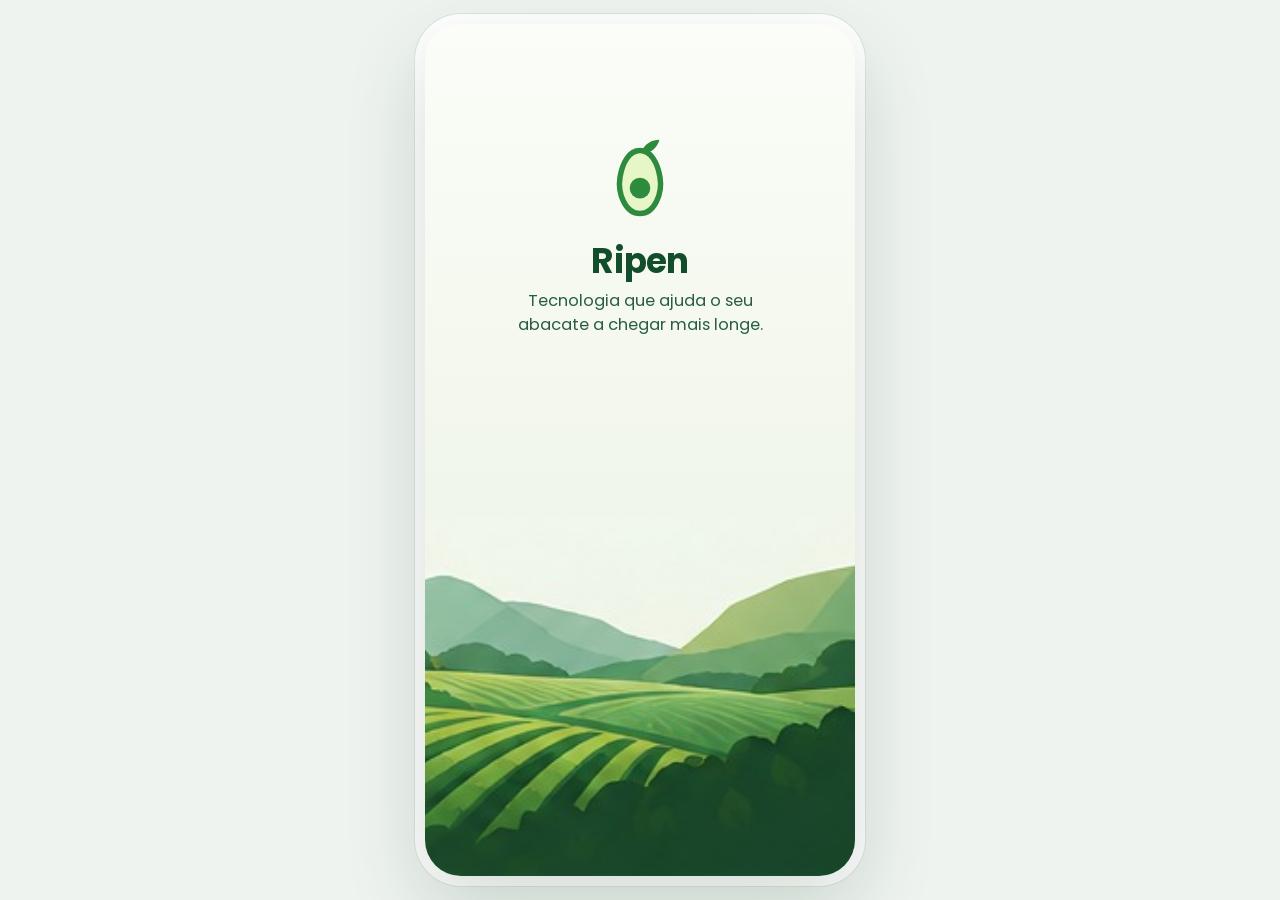
<file: web/index.html>
<!doctype html>
<html lang="pt-BR">
<head>
  <meta charset="utf-8">
  <meta name="viewport" content="width=device-width, initial-scale=1, viewport-fit=cover">
  <meta name="theme-color" content="#0E3B22">
  <meta name="apple-mobile-web-app-capable" content="yes">
  <meta name="mobile-web-app-capable" content="yes">
  <!-- Nome que aparece embaixo do ícone na tela inicial -->
  <meta name="apple-mobile-web-app-title" content="Ripen">
  <meta name="application-name" content="Ripen">
  <title>Ripen</title>
  <!-- Ícone da aba do navegador e da tela inicial (iPhone: apple-touch-icon, Android: manifest) -->
  <link rel="icon" href="assets/icons/favicon-64.png" type="image/png">
  <link rel="apple-touch-icon" href="assets/icons/apple-touch-icon.png">
  <link rel="manifest" href="manifest.webmanifest">
  <link rel="preconnect" href="https://fonts.googleapis.com">
  <link rel="preconnect" href="https://fonts.gstatic.com" crossorigin>
  <link href="https://fonts.googleapis.com/css2?family=Poppins:wght@400;500;600;700&display=swap" rel="stylesheet">
  <link rel="stylesheet" href="styles.css">
</head>
<body>
  <div class="device">
    <main id="app" aria-live="polite"></main>
    <div id="sheet-root"></div>
    <div id="toast" role="status"></div>
  </div>
  <input type="file" id="pick-gallery" accept="image/*" hidden>
  <input type="file" id="pick-camera" accept="image/*" capture="environment" hidden>
  <script src="config.js"></script>
  <script src="icons.js"></script>
  <script src="app.js"></script>
</body>
</html>
</file>
<file: web/styles.css>
:root {
  --green-900: #0E3B22;
  --green-800: #134E2C;
  --green-700: #1B6B3A;
  --green-600: #1E8C4E;
  --green-500: #22A45D;
  --green-400: #4CC27A;
  --lime: #8EE36B;
  --green-50: #E8F6EC;
  --green-25: #F3FAF4;
  --amber: #C98A12;
  --amber-50: #FFF4D6;
  --wine: #6B2D45;
  --wine-50: #F6E8EE;
  --ink: #18231B;
  --muted: #6B7570;
  --line: #E6ECE7;
  --bg: #FFFFFF;
  --backdrop: #EEF3EF;
  --radius: 16px;
  --shadow: 0 1px 2px rgba(16, 40, 24, .05), 0 6px 18px rgba(16, 40, 24, .06);
  --font: 'Poppins', system-ui, -apple-system, 'Segoe UI', Roboto, sans-serif;
}

* { box-sizing: border-box; }
[hidden] { display: none !important; }
html, body { margin: 0; height: 100%; }
body {
  font-family: var(--font);
  color: var(--ink);
  background: var(--backdrop);
  -webkit-font-smoothing: antialiased;
  -webkit-tap-highlight-color: transparent;
}
button, input, select { font: inherit; color: inherit; }
button { cursor: pointer; border: 0; background: none; padding: 0; }
img { display: block; max-width: 100%; }
:focus-visible { outline: 3px solid var(--green-400); outline-offset: 2px; border-radius: 8px; }

/* phone-sized column; full screen on a real phone */
.device {
  position: relative;
  width: 100%;
  max-width: 430px;
  min-height: 100dvh;
  margin: 0 auto;
  background: var(--bg);
  overflow: hidden;
}
@media (min-width: 600px) {
  body { padding: 24px 0; }
  .device {
    min-height: 0;
    height: min(900px, calc(100dvh - 48px));
    border-radius: 36px;
    box-shadow: 0 30px 80px rgba(14, 59, 34, .18), 0 0 0 10px #fff, 0 0 0 11px #DCE5DE;
  }
}

#app { height: 100%; min-height: inherit; }
.screen {
  position: relative;
  display: flex;
  flex-direction: column;
  height: 100%;
  min-height: inherit;
  animation: screen-in .22s ease-out;
}
@media (max-width: 599px) { .screen { min-height: 100dvh; } }
@keyframes screen-in { from { opacity: 0; transform: translateY(6px); } to { opacity: 1; transform: none; } }
@media (prefers-reduced-motion: reduce) { .screen, .scan-line, .spinner { animation: none !important; } }

.scroll { flex: 1; overflow-y: auto; padding: 18px 18px 24px; -webkit-overflow-scrolling: touch; }
.scroll::-webkit-scrollbar { width: 0; }

/* ---------- top bars ---------- */
.topbar {
  display: grid; grid-template-columns: 40px 1fr 40px; align-items: center;
  padding: calc(14px + env(safe-area-inset-top)) 12px 6px;
}
.topbar h1 { margin: 0; font-size: 1.02rem; font-weight: 600; text-align: center; }
.topbar.left h1 { text-align: left; font-size: 1.12rem; }
.topbar.left { grid-template-columns: 40px 1fr 40px; }
.icon-btn {
  width: 40px; height: 40px; border-radius: 12px; display: grid; place-items: center; color: var(--ink);
}
.icon-btn:active { background: var(--green-25); }
.page-title { margin: 6px 0 14px; font-size: 1.25rem; font-weight: 600; }

/* ---------- buttons ---------- */
.btn {
  display: inline-flex; align-items: center; justify-content: center; gap: 10px;
  width: 100%; height: 52px; border-radius: 26px; font-weight: 600; font-size: .98rem;
}
.btn-primary { background: linear-gradient(180deg, var(--green-500), var(--green-600)); color: #fff; box-shadow: 0 6px 16px rgba(30, 140, 78, .28); }
.btn-primary:active { transform: translateY(1px); }
.btn-outline { border: 1.5px solid var(--line); color: var(--green-600); background: #fff; }
.btn-ghost { border: 1.5px solid #D5DED7; color: var(--ink); background: #fff; }
.btn[disabled] { opacity: .55; pointer-events: none; }
.link { color: var(--green-600); font-weight: 500; font-size: .85rem; display: inline-flex; align-items: center; gap: 2px; }

/* ---------- splash and welcome ---------- */
.splash-land { background: linear-gradient(180deg, #FBFDF8 0%, #F1F6EA 55%, #E9F1E0 100%); justify-content: space-between; }
.splash-land .brand { margin-top: 26%; text-align: center; padding: 0 28px; }
.splash-land .brand h2 { color: var(--green-800); }
.splash-land .brand p { color: var(--green-800); opacity: .9; }
.splash-land .land { width: 100%; height: 42%; object-fit: cover; object-position: center top; }
.brand h2 { margin: 12px 0 10px; font-size: 2.15rem; font-weight: 700; letter-spacing: -.02em; line-height: 1; }
.brand h2 span { color: var(--green-500); }
.brand p { margin: 0 auto; font-size: 1.02rem; line-height: 1.5; max-width: 26ch; }

.welcome { background: var(--green-900); color: #fff; overflow: hidden; }
.welcome .photo {
  position: absolute; inset: 30% 0 0 0; background: url('assets/splash-photo.jpg') center 30% / cover no-repeat;
  filter: saturate(1.05);
}
.welcome .photo::before, .welcome .photo::after { content: ''; position: absolute; left: 0; right: 0; }
.welcome .photo::before { top: 0; height: 45%; background: linear-gradient(180deg, var(--green-900), rgba(14, 59, 34, 0)); }
.welcome .photo::after { bottom: 0; height: 40%; background: linear-gradient(0deg, rgba(8, 36, 20, .92), rgba(8, 36, 20, 0)); }
.welcome .brand { position: relative; z-index: 1; margin-top: calc(20% + env(safe-area-inset-top)); text-align: center; padding: 0 24px; }
.welcome .brand h2 span { color: var(--lime); }
.welcome .brand p { color: #EAF5EC; }
.welcome .cta { position: absolute; z-index: 1; left: 0; right: 0; bottom: calc(40px + env(safe-area-inset-bottom)); padding: 0 56px; }

/* ---------- home ---------- */
.hello { margin: 4px 0 6px; font-size: 1.45rem; font-weight: 700; }
.hello-sub { margin: 0 0 18px; color: var(--muted); font-size: .92rem; line-height: 1.5; }
.actions { display: grid; grid-template-columns: 1fr 1fr; gap: 12px; margin-bottom: 22px; }
.action {
  border: 1.5px solid #D6EBDC; background: var(--green-25); border-radius: var(--radius);
  padding: 18px 12px 16px; text-align: center; display: flex; flex-direction: column; align-items: center; gap: 6px;
}
.action:active { background: var(--green-50); }
.action .ic { color: var(--green-600); width: 34px; height: 34px; }
.action b { font-size: .92rem; font-weight: 600; margin-top: 4px; }
.action small { color: var(--muted); font-size: .74rem; line-height: 1.4; }

.section-head { display: flex; justify-content: space-between; align-items: center; margin: 4px 0 10px; }
.section-head h3 { margin: 0; font-size: 1rem; font-weight: 600; }

/* ---------- lists ---------- */
.list { border: 1px solid var(--line); border-radius: var(--radius); overflow: hidden; background: #fff; }
.row {
  width: 100%; display: grid; grid-template-columns: 48px 1fr auto; align-items: center; gap: 12px;
  padding: 10px 12px; text-align: left; border-bottom: 1px solid var(--line); background: #fff;
}
.row:last-child { border-bottom: 0; }
.row:active { background: var(--green-25); }
.thumb { width: 48px; height: 48px; border-radius: 10px; object-fit: cover; background: #F1F4F1; }
.row-title { font-size: .86rem; font-weight: 600; margin: 0; }
.row-sub { font-size: .74rem; color: var(--muted); margin: 2px 0 0; }
.row-end { display: flex; flex-direction: column; align-items: flex-end; gap: 4px; }
.pct { font-weight: 600; font-size: .86rem; }
.empty { text-align: center; color: var(--muted); padding: 28px 16px; font-size: .9rem; line-height: 1.5; }
.empty .ic { color: var(--green-400); width: 40px; height: 40px; margin: 0 auto 8px; display: block; }

/* ---------- chips ---------- */
.chip {
  display: inline-flex; align-items: center; gap: 5px; padding: 4px 10px; border-radius: 999px;
  font-size: .72rem; font-weight: 500; white-space: nowrap;
}
.chip .ic { width: 14px; height: 14px; }
.chip-green { background: var(--green-50); color: var(--green-600); }
.chip-amber { background: var(--amber-50); color: var(--amber); }
.chip-wine { background: var(--wine-50); color: var(--wine); }
.chip-dark { background: #E3EEE6; color: var(--green-800); }
.chip-lg { padding: 6px 12px; font-size: .8rem; }

/* ---------- bottom nav ---------- */
.nav {
  display: grid; grid-template-columns: repeat(4, 1fr); border-top: 1px solid var(--line); background: #fff;
  padding: 8px 6px calc(8px + env(safe-area-inset-bottom));
}
.nav button { display: flex; flex-direction: column; align-items: center; gap: 3px; color: #8A948E; font-size: .7rem; padding: 4px 0; }
.nav button.on { color: var(--green-600); font-weight: 600; }

/* ---------- camera ---------- */
.camera { background: #000; color: #fff; }
.camera .topbar { position: absolute; top: 0; left: 0; right: 0; z-index: 3; }
.camera .icon-btn { color: #fff; }
.viewfinder { position: relative; flex: 1; overflow: hidden; background: #0B140E; }
.viewfinder video { position: absolute; inset: 0; width: 100%; height: 100%; object-fit: cover; }
.viewfinder .hint {
  position: absolute; inset: 0; display: flex; flex-direction: column; align-items: center; justify-content: center;
  gap: 12px; text-align: center; padding: 0 40px; color: #CFE3D4; font-size: .9rem; line-height: 1.5;
}
.viewfinder .hint .ic { width: 46px; height: 46px; color: var(--lime); }
.frame { position: absolute; inset: 22% 14% 24%; pointer-events: none; }
.frame i { position: absolute; width: 34px; height: 34px; border: 3.5px solid #fff; }
.frame i:nth-child(1) { left: 0; top: 0; border-right: 0; border-bottom: 0; border-radius: 14px 0 0 0; }
.frame i:nth-child(2) { right: 0; top: 0; border-left: 0; border-bottom: 0; border-radius: 0 14px 0 0; }
.frame i:nth-child(3) { left: 0; bottom: 0; border-right: 0; border-top: 0; border-radius: 0 0 0 14px; }
.frame i:nth-child(4) { right: 0; bottom: 0; border-left: 0; border-top: 0; border-radius: 0 0 14px 0; }
.cam-tip { position: absolute; left: 0; right: 0; bottom: 18px; text-align: center; font-size: .8rem; color: #E5F1E8; text-shadow: 0 1px 3px rgba(0,0,0,.6); }
.cam-controls { display: grid; grid-template-columns: 1fr auto 1fr; align-items: center; padding: 22px 34px 8px; background: #000; }
.cam-side { width: 46px; height: 46px; border-radius: 14px; background: rgba(255, 255, 255, .12); display: grid; place-items: center; color: #fff; justify-self: start; }
.cam-side:last-child { justify-self: end; }
.shutter { width: 76px; height: 76px; border-radius: 50%; border: 4px solid #fff; display: grid; place-items: center; }
.shutter span { width: 60px; height: 60px; border-radius: 50%; background: #fff; transition: transform .1s; }
.shutter:active span { transform: scale(.9); }
.cam-tabs { display: flex; justify-content: center; gap: 70px; padding: 6px 0 calc(16px + env(safe-area-inset-bottom)); background: #000; font-size: .85rem; }
.cam-tabs button { color: #BFC8C1; padding-bottom: 6px; border-bottom: 2px solid transparent; }
.cam-tabs button.on { color: #fff; border-color: var(--green-400); }

/* ---------- analyzing ---------- */
.analyzing { align-items: center; justify-content: center; text-align: center; padding: 28px; gap: 18px; background: #fff; }
.preview { position: relative; width: 240px; height: 240px; border-radius: 28px; overflow: hidden; box-shadow: var(--shadow); }
.preview img { width: 100%; height: 100%; object-fit: cover; }
.scan-line {
  position: absolute; left: 0; right: 0; height: 70px;
  background: linear-gradient(180deg, rgba(76, 194, 122, 0), rgba(76, 194, 122, .55), rgba(76, 194, 122, 0));
  animation: scan 1.6s ease-in-out infinite alternate;
}
@keyframes scan { from { top: -70px; } to { top: 100%; } }
.analyzing h2 { margin: 8px 0 0; font-size: 1.15rem; font-weight: 600; }
.analyzing p { margin: 0; color: var(--muted); font-size: .9rem; }

/* ---------- result ---------- */
.hero-fruit { display: flex; justify-content: center; margin: 2px 0 14px; }
.hero-fruit img {
  width: 172px; height: 172px; object-fit: contain; border-radius: 26px;
  mix-blend-mode: multiply;
}
.card { border: 1px solid var(--line); border-radius: var(--radius); background: #fff; padding: 16px; box-shadow: var(--shadow); }
.card + .card { margin-top: 12px; }
.card.flat { box-shadow: none; }
.mat { display: grid; grid-template-columns: auto 1fr; gap: 16px; align-items: center; }
.mat h4 { margin: 0 0 6px; font-size: .98rem; font-weight: 600; }
.mat p { margin: 0; font-size: .78rem; color: var(--muted); line-height: 1.45; }
.ring text { font-family: var(--font); font-weight: 600; }
.divider { height: 1px; background: var(--line); margin: 14px -16px; }
.info-row { display: grid; grid-template-columns: 28px 1fr; gap: 10px; align-items: start; }
.info-row .ic { color: var(--green-700); margin-top: 2px; }
.info-row h5 { margin: 0; font-size: .86rem; font-weight: 600; }
.info-row .big { margin: 2px 0 3px; color: var(--green-600); font-weight: 600; font-size: 1.02rem; }
.info-row p { margin: 0; font-size: .76rem; color: var(--muted); line-height: 1.45; }
.tipbox { background: var(--green-25); border: 1px solid #D6EBDC; border-radius: 12px; padding: 12px; margin-top: 14px; }
.tipbox h5 { color: var(--green-700); }
.warnbox { background: var(--amber-50); border: 1px solid #F3DFA8; border-radius: 12px; padding: 12px; color: #8A5B00; display: grid; grid-template-columns: 26px 1fr; gap: 8px; font-size: .78rem; line-height: 1.45; }
.warnbox .ic { color: var(--amber); }
.multi { display: flex; gap: 8px; overflow-x: auto; padding: 2px 0 6px; }
.multi button { flex: 0 0 auto; width: 58px; text-align: center; font-size: .66rem; color: var(--muted); }
.multi img { width: 58px; height: 58px; object-fit: cover; border-radius: 12px; border: 2px solid transparent; margin-bottom: 3px; }
.multi button.on img { border-color: var(--green-500); }
.actions-bottom { padding: 12px 18px calc(16px + env(safe-area-inset-bottom)); display: grid; gap: 10px; border-top: 1px solid var(--line); background: #fff; }

/* ---------- details ---------- */
.detail-head { display: grid; grid-template-columns: 76px 1fr; gap: 14px; align-items: center; margin-bottom: 16px; }
.detail-head img { width: 76px; height: 76px; border-radius: 14px; object-fit: cover; background: #F1F4F1; }
.detail-head h2 { margin: 0; font-size: 1.02rem; font-weight: 600; }
.detail-head p { margin: 2px 0 8px; font-size: .76rem; color: var(--muted); }
.acc-head { width: 100%; display: grid; grid-template-columns: 28px 1fr auto; gap: 10px; align-items: center; text-align: left; }
.acc-head .ic:first-child { color: var(--green-700); }
.acc-head h5 { margin: 0; font-size: .88rem; font-weight: 600; }
.acc-body { padding: 10px 0 0 38px; font-size: .78rem; color: var(--muted); line-height: 1.5; }
.acc-body p { margin: 0 0 6px; }
.prob { display: grid; grid-template-columns: 112px 1fr 38px; gap: 8px; align-items: center; margin: 6px 0; font-size: .74rem; color: var(--ink); }
.prob .bar { height: 9px; border-radius: 6px; background: #EEF2EF; overflow: hidden; }
.prob .bar i { display: block; height: 100%; border-radius: 6px; }
.cam-pair { display: grid; grid-template-columns: 1fr 1fr; gap: 10px; margin-top: 4px; }
.cam-pair img { border-radius: 12px; }
.cam-pair small { display: block; text-align: center; margin-top: 4px; }

/* ---------- history ---------- */
.searchbox { display: flex; align-items: center; gap: 8px; background: #F2F5F3; border-radius: 14px; padding: 0 14px; height: 44px; color: var(--muted); }
.searchbox input { flex: 1; border: 0; background: transparent; outline: none; font-size: .86rem; color: var(--ink); }
.filters { display: flex; gap: 8px; overflow-x: auto; padding: 12px 0; }
.filters button { flex: 0 0 auto; padding: 7px 16px; border-radius: 999px; border: 1px solid var(--line); font-size: .8rem; background: #fff; }
.filters button.on { background: var(--green-700); color: #fff; border-color: var(--green-700); }

/* ---------- forecast ---------- */
.lead-row { display: grid; grid-template-columns: 34px 1fr; gap: 10px; align-items: center; color: var(--muted); font-size: .78rem; line-height: 1.45; margin-bottom: 14px; }
.lead-row .ic { color: var(--green-600); }
.window { background: var(--green-25); border-radius: 12px; padding: 14px; display: grid; grid-template-columns: 36px 1fr; gap: 12px; align-items: center; margin-top: 12px; }
.window .ic { color: var(--green-700); width: 30px; height: 30px; }
.window h5 { margin: 0; font-size: .8rem; font-weight: 600; }
.window .big { margin: 2px 0; font-size: 1.05rem; color: var(--green-600); font-weight: 600; }
.window small { color: var(--muted); font-size: .74rem; }
.timeline { margin: 4px 0 0; padding: 0; list-style: none; }
.timeline li { display: grid; grid-template-columns: 26px 1fr auto; gap: 10px; align-items: center; padding: 10px 0; border-bottom: 1px dashed var(--line); font-size: .8rem; }
.timeline li:last-child { border-bottom: 0; }
.timeline .ic { color: var(--green-700); }
.timeline .off { color: #A3ACA6; }
.timeline .off .ic { color: #B8C0BA; }
.timeline b { font-weight: 600; }
.chart-title { margin: 0 0 8px; font-size: .82rem; font-weight: 600; }

/* ---------- tips ---------- */
.tip-card { width: 100%; display: grid; grid-template-columns: 48px 1fr 20px; gap: 12px; align-items: center; text-align: left; padding: 14px; border: 1px solid var(--line); border-radius: var(--radius); background: #fff; }
.tip-card + .tip-card { margin-top: 10px; }
.tip-card .badge { width: 48px; height: 48px; border-radius: 50%; background: var(--green-50); color: var(--green-700); display: grid; place-items: center; }
.tip-card h5 { margin: 0 0 3px; font-size: .86rem; font-weight: 600; }
.tip-card p { margin: 0; font-size: .74rem; color: var(--muted); line-height: 1.45; }
.tip-card > .ic { color: #9AA39D; }
.banner { margin-top: 14px; border-radius: var(--radius); background: linear-gradient(100deg, #E5F4E3, #D2EBCB); padding: 16px; display: grid; grid-template-columns: 36px 1fr 58px; gap: 10px; align-items: center; }
.banner .ic { color: var(--green-700); }
.banner b { font-size: .86rem; font-weight: 600; color: var(--green-800); line-height: 1.35; }
.article h2 { font-size: 1.2rem; margin: 4px 0 10px; }
.article h3 { font-size: .95rem; margin: 18px 0 6px; }
.article p, .article li { font-size: .88rem; color: #3B4740; line-height: 1.6; }
.article ul { padding-left: 18px; margin: 6px 0; }

/* ---------- profile ---------- */
.profile-head { display: grid; grid-template-columns: 66px 1fr; gap: 14px; align-items: center; margin: 6px 0 22px; }
.avatar { width: 66px; height: 66px; border-radius: 50%; background: var(--green-700); color: #fff; display: grid; place-items: center; font-size: 1.35rem; font-weight: 600; }
.profile-head h2 { margin: 0; font-size: 1.08rem; font-weight: 600; }
.profile-head p { margin: 2px 0 0; color: var(--muted); font-size: .8rem; word-break: break-all; }
.menu .row { grid-template-columns: 30px 1fr 20px; padding: 14px 14px; }
.menu .row > .ic:first-child { color: var(--green-700); }
.menu .row > .ic:last-child { color: #9AA39D; }
.field { display: grid; gap: 6px; margin-bottom: 14px; min-width: 0; }
.field input, .field select { width: 100%; min-width: 0; }
.field label { font-size: .8rem; font-weight: 500; }
.field input, .field select {
  height: 48px; border: 1.5px solid #D9E2DB; border-radius: 12px; padding: 0 14px; background: #fff; font-size: .92rem; outline: none;
}
.field input:focus, .field select:focus { border-color: var(--green-500); }
.field small { color: var(--muted); font-size: .72rem; line-height: 1.4; }
.seg { display: grid; grid-template-columns: repeat(3, 1fr); gap: 8px; }
.seg button { border: 1.5px solid #D9E2DB; border-radius: 12px; padding: 10px 6px; font-size: .74rem; line-height: 1.3; background: #fff; display: flex; flex-direction: column; align-items: center; gap: 4px; }
.seg button .ic { color: var(--green-700); }
.seg button.on { border-color: var(--green-500); background: var(--green-25); color: var(--green-800); font-weight: 600; }
.status-line { display: flex; align-items: center; gap: 8px; font-size: .8rem; color: var(--muted); }
.dot { width: 9px; height: 9px; border-radius: 50%; background: #C7CFC9; }
.dot.ok { background: var(--green-500); }
.dot.bad { background: #D9534F; }

/* ---------- bottom sheet ---------- */
.sheet-backdrop { position: absolute; inset: 0; background: rgba(10, 30, 18, .42); z-index: 20; animation: fade .18s ease-out; }
.sheet {
  position: absolute; left: 0; right: 0; bottom: 0; z-index: 21; background: #fff; border-radius: 24px 24px 0 0;
  padding: 10px 18px calc(18px + env(safe-area-inset-bottom)); max-height: 88%; overflow-y: auto; animation: up .22s ease-out;
}
.sheet .grab { width: 44px; height: 5px; border-radius: 3px; background: #DCE3DE; margin: 0 auto 14px; }
.sheet h3 { margin: 0 0 4px; font-size: 1.1rem; font-weight: 600; }
.sheet .sub { margin: 0 0 16px; font-size: .82rem; color: var(--muted); line-height: 1.45; }
@keyframes fade { from { opacity: 0; } }
@keyframes up { from { transform: translateY(30px); opacity: .4; } }

.compare { display: grid; grid-template-columns: 1fr 1fr; gap: 10px; }
.compare .col { border: 1px solid var(--line); border-radius: 14px; padding: 12px; text-align: center; }
.compare img { width: 70px; height: 70px; border-radius: 12px; object-fit: cover; margin: 0 auto 8px; }
.compare h5 { margin: 0; font-size: .8rem; }
.compare small { color: var(--muted); font-size: .7rem; display: block; margin-bottom: 8px; }
.compare .kv { display: flex; justify-content: space-between; font-size: .76rem; padding: 5px 0; border-top: 1px solid var(--line); }

#toast {
  position: absolute; left: 50%; bottom: 96px; transform: translate(-50%, 20px); background: var(--ink); color: #fff;
  padding: 10px 16px; border-radius: 12px; font-size: .82rem; opacity: 0; pointer-events: none; transition: .2s; z-index: 40; max-width: 86%; text-align: center;
}
#toast.show { opacity: 1; transform: translate(-50%, 0); }

.spinner { width: 34px; height: 34px; border-radius: 50%; border: 3.5px solid var(--green-50); border-top-color: var(--green-500); animation: spin .8s linear infinite; }
@keyframes spin { to { transform: rotate(360deg); } }
.muted { color: var(--muted); }
.center { text-align: center; }
.mt { margin-top: 14px; }
.sr { position: absolute; width: 1px; height: 1px; overflow: hidden; clip: rect(0 0 0 0); }

.wake { margin-top: 26px !important; display: flex; align-items: center; justify-content: center; gap: 10px; font-size: .8rem !important; color: var(--muted) !important; }
.wake .spinner { width: 18px; height: 18px; border-width: 2.5px; flex: 0 0 auto; }
</file>
